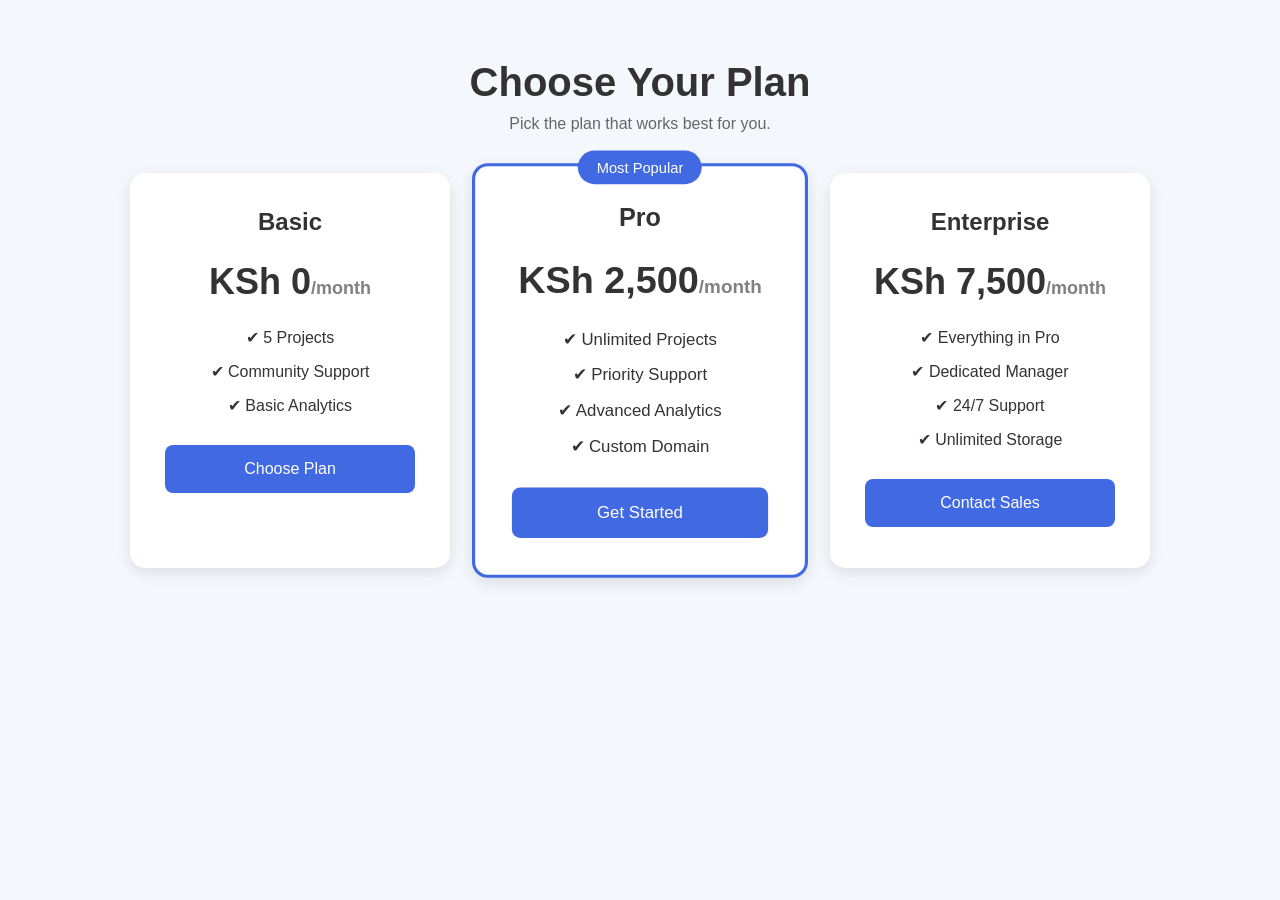
<file: Day-4-Interactive Pricing card/index.html>
<!DOCTYPE html>
<html lang="en">
<head>
    <meta charset="UTF-8">
    <meta name="viewport" content="width=device-width, initial-scale=1.0">
    <title>Pricing Cards</title>

    <link rel="stylesheet" href="style.css">
</head>
<body>

    <section class="pricing">

        <h1>Choose Your Plan</h1>
        <p class="subtitle">
            Pick the plan that works best for you.
        </p>

        <div class="pricing-container">

            <!-- Basic Plan -->
            <div class="card">

                <h2>Basic</h2>

                <h3>KSh 0<span>/month</span></h3>

                <ul>
                    <li>✔ 5 Projects</li>
                    <li>✔ Community Support</li>
                    <li>✔ Basic Analytics</li>
                </ul>

                <button>Choose Plan</button>

            </div>

            <!-- Pro Plan -->
            <div class="card featured">

                <div class="badge">
                    Most Popular
                </div>

                <h2>Pro</h2>

                <h3>KSh 2,500<span>/month</span></h3>

                <ul>
                    <li>✔ Unlimited Projects</li>
                    <li>✔ Priority Support</li>
                    <li>✔ Advanced Analytics</li>
                    <li>✔ Custom Domain</li>
                </ul>

                <button>Get Started</button>

            </div>

            <!-- Enterprise Plan -->
            <div class="card">

                <h2>Enterprise</h2>

                <h3>KSh 7,500<span>/month</span></h3>

                <ul>
                    <li>✔ Everything in Pro</li>
                    <li>✔ Dedicated Manager</li>
                    <li>✔ 24/7 Support</li>
                    <li>✔ Unlimited Storage</li>
                </ul>

                <button>Contact Sales</button>

            </div>

        </div>

    </section>

</body>
</html>
</file>
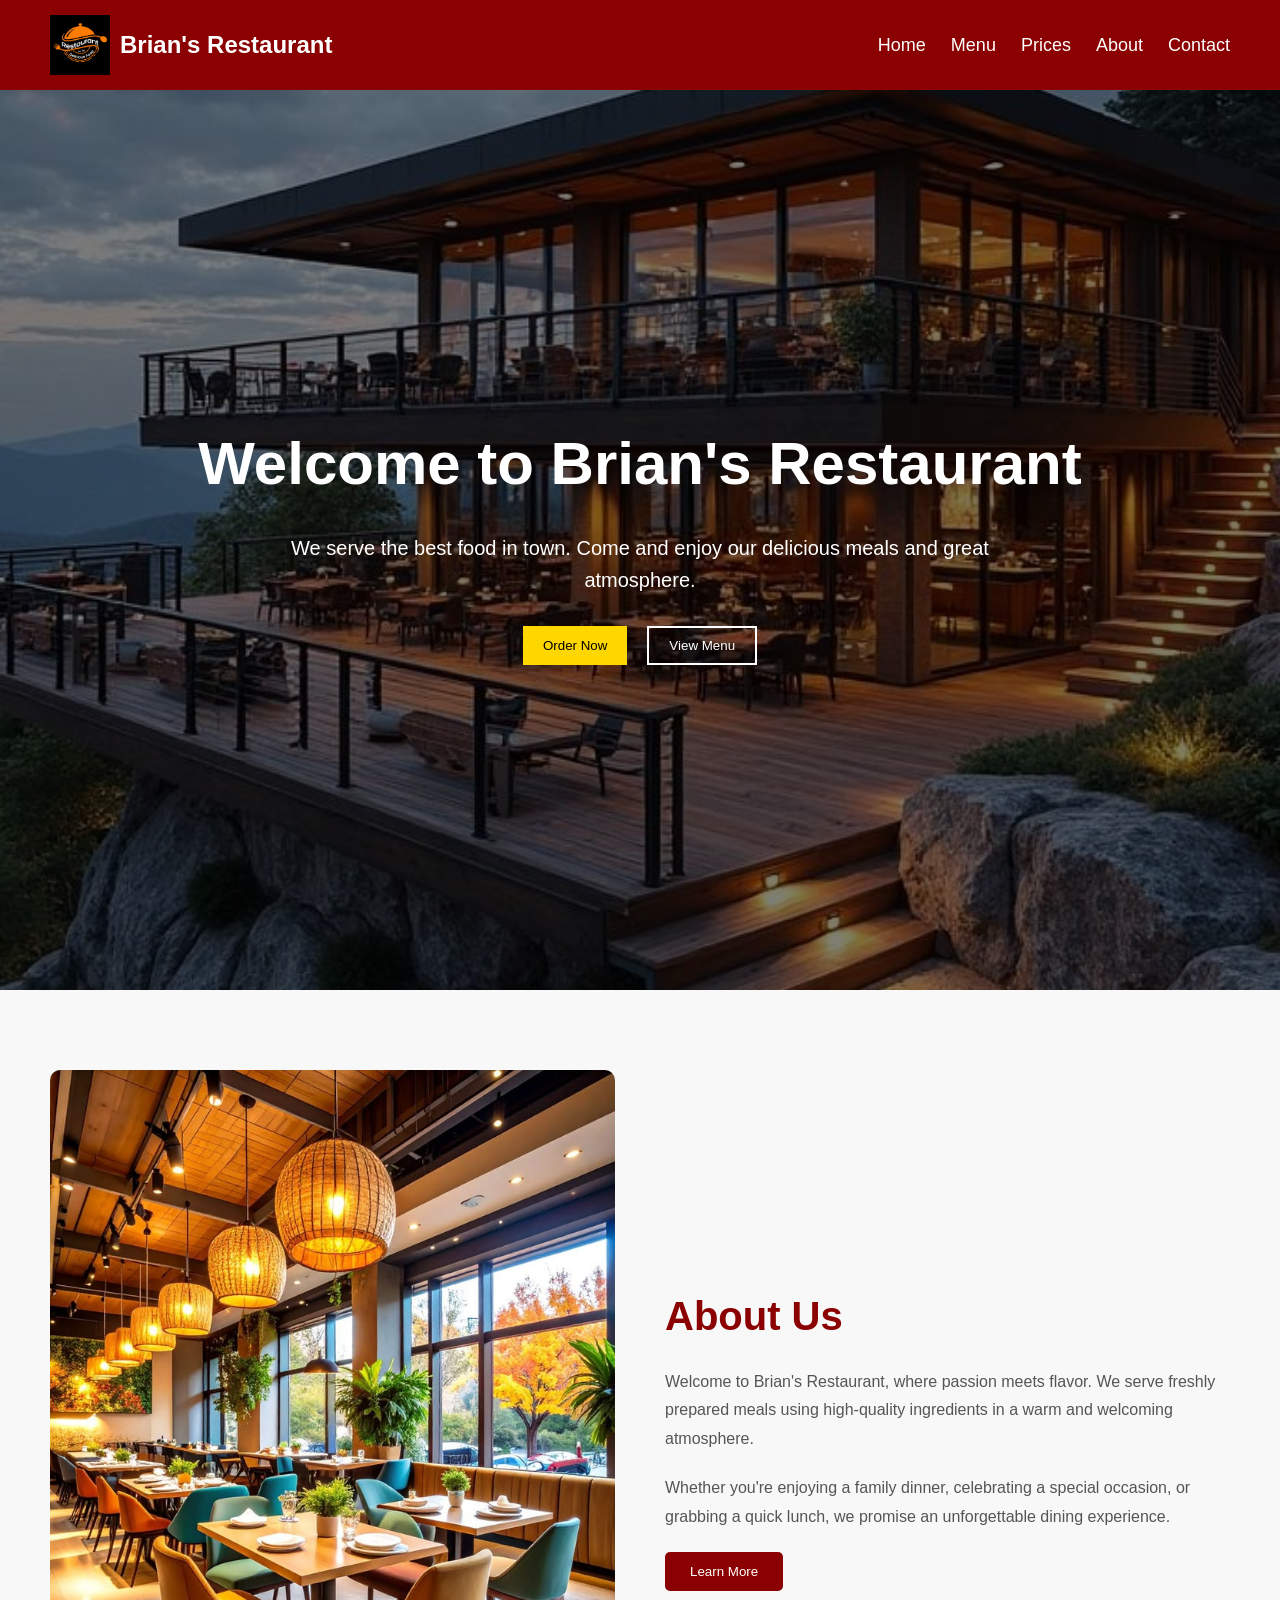
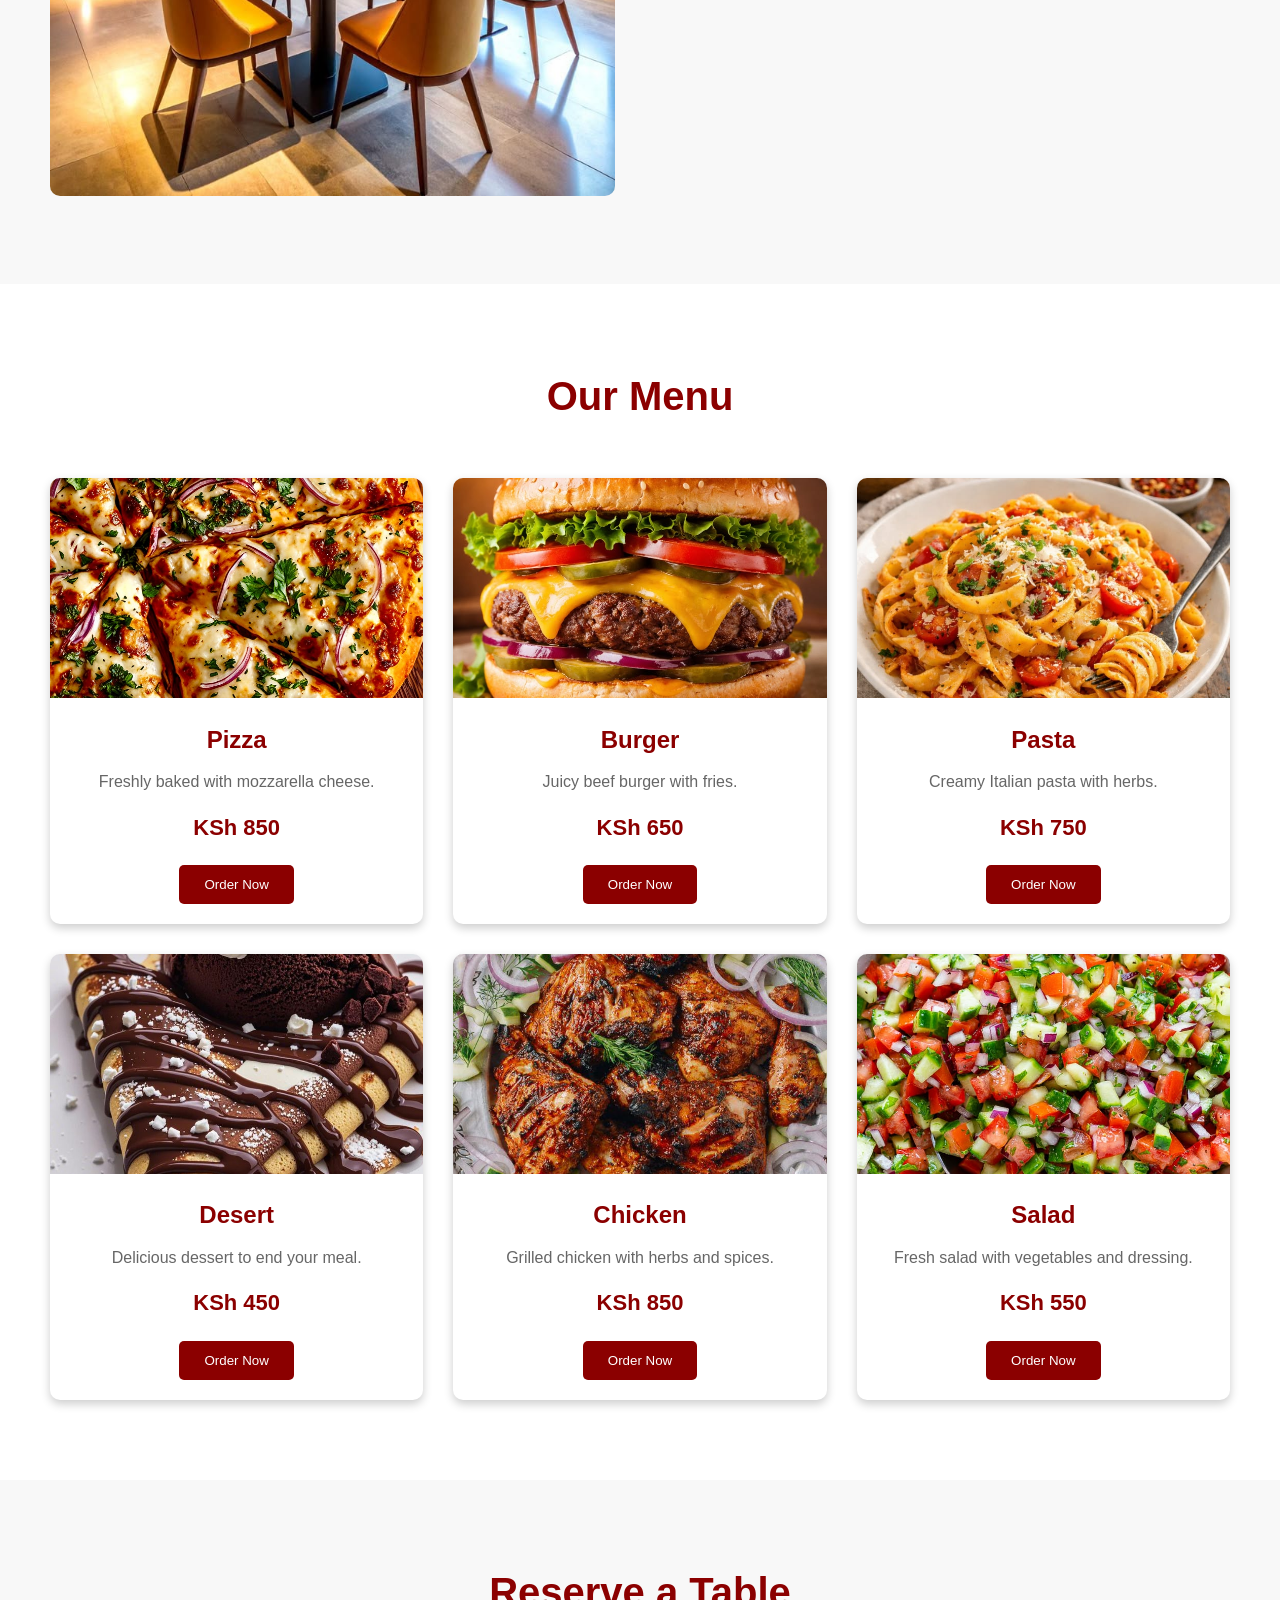
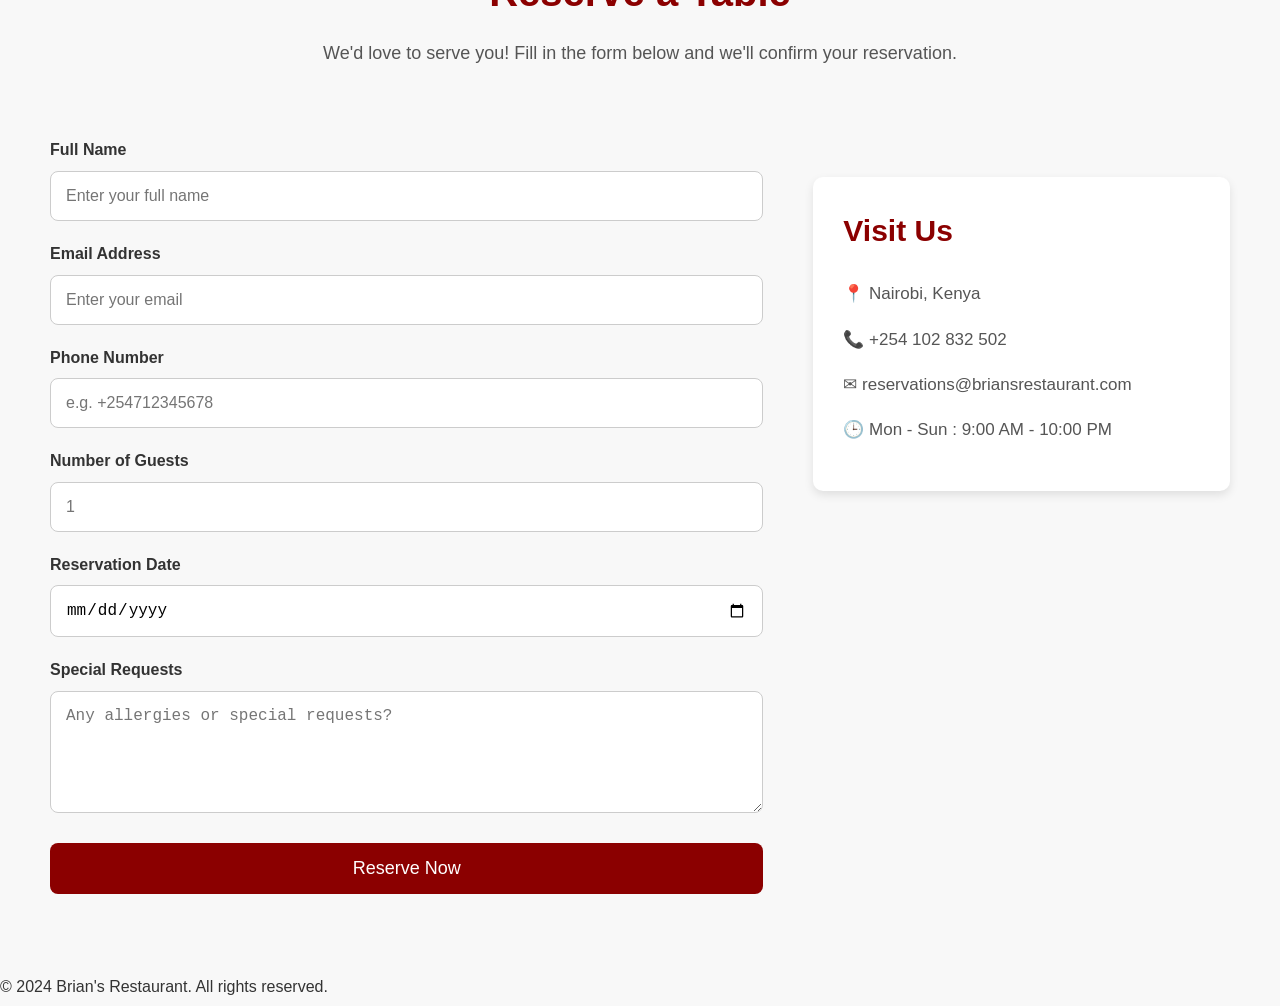
<file: Day-6-Restaurant website/index.html>
<!DOCTYPE html>
<html lang="en">
<head>
    <meta charset="UTF-8">
    <meta name="viewport" content="width=device-width, initial-scale=1.0">
    <title>Brian's Restaurant</title>

    <link rel="stylesheet" href="style.css">
</head>
<body>
    <header>
        <nav>

     <a href="#home" class="logo">
       <img src="images/logo.jpeg" alt="Brian's Restaurant Logo">
       <span>Brian's Restaurant</span>
     </a>

        <ul>

            <li><a href="#home">Home</a></li>

            <li><a href="#menu">Menu</a></li>

            <li><a href="#prices">Prices</a></li>
            <li><a href="#about">About</a></li>
            <li><a href="#contact">Contact</a></li>

        </ul>

       </nav>
    </header>
    <section id="home" class="hero">

    <h1>Welcome to Brian's Restaurant</h1>

    <p>
        We serve the best food in town. Come and enjoy our delicious meals and great atmosphere.
    </p>
 <div class="buttons">
    <button>Order Now</button>
    <button>View Menu</button>
 </div>

</section>
<section id="about" class="about">

    <div class="about-image">
        <img src="images/hero.jpeg" alt="Restaurant Interior">
    </div>

    <div class="about-content">
        <h2>About Us</h2>

        <p>
            Welcome to Brian's Restaurant, where passion meets flavor. We serve
            freshly prepared meals using high-quality ingredients in a warm and
            welcoming atmosphere.
        </p>

        <p>
            Whether you're enjoying a family dinner, celebrating a special
            occasion, or grabbing a quick lunch, we promise an unforgettable
            dining experience.
        </p>

        <button>Learn More</button>
    </div>

</section>
<section id="menu" class="menu">
    <h2>Our Menu</h2>

    <div class="menu-container">

        <div class="menu-card">
            <img src="images/pizza.jpeg" alt="Pizza">
            <h3>Pizza</h3>
            <p>Freshly baked with mozzarella cheese.</p>
            <span>KSh 850</span>
            <button>Order Now</button>
        </div>

        <div class="menu-card">
            <img src="images/Hamburger.jpeg" alt="Burger">
            <h3>Burger</h3>
            <p>Juicy beef burger with fries.</p>
            <span>KSh 650</span>
            <button>Order Now</button>
        </div>

        <div class="menu-card">
            <img src="images/pasta.jpeg" alt="Pasta">
            <h3>Pasta</h3>
            <p>Creamy Italian pasta with herbs.</p>
            <span>KSh 750</span>
            <button>Order Now</button>
        </div>
        <div class="menu-card">
            <img src="images/desrt.jpeg" alt="Desert">
            <h3>Desert</h3>
            <p>Delicious dessert to end your meal.</p>
            <span>KSh 450</span>
            <button>Order Now</button>
        </div>
        <div class="menu-card">
            <img src="images/chicken.jpeg" alt="Chicken">
            <h3>Chicken</h3>
            <p>Grilled chicken with herbs and spices.</p>
            <span>KSh 850</span>
            <button>Order Now</button>
        </div>
        <div class="menu-card">
            <img src="images/Salad.jpeg" alt="Salad">
            <h3>Salad</h3>
            <p>Fresh salad with vegetables and dressing.</p>
            <span>KSh 550</span>
            <button>Order Now</button>
        </div>

        <!-- Continue with three more cards -->

    </div>
</section>
<section id="contact" class="contact">

    <h2>Reserve a Table</h2>

    <p class="contact-intro">
        We'd love to serve you! Fill in the form below and we'll confirm your reservation.
    </p>

    <div class="contact-container">
     <form id="reservationForm">

        <label for="name">Full Name</label>
        <input type="text" id="name" placeholder="Enter your full name">

        <label for="email">Email Address</label>
        <input type="email" id="email" placeholder="Enter your email">

        <label for="phone">Phone Number</label>
        <input type="tel" id="phone" placeholder="e.g. +254712345678">

        <label for="guests">Number of Guests</label>
        <input type="number" id="guests" min="1" placeholder="1">

        <label for="date">Reservation Date</label>
        <input type="date" id="date">

        <label for="message">Special Requests</label>
        <textarea
            id="message"
            rows="5"
            placeholder="Any allergies or special requests?"></textarea>

        <button type="submit">Reserve Now</button>

     </form>
    <div class="contact-details">

        <h3>Visit Us</h3>

        <p>📍 Nairobi, Kenya</p>

        <p>📞 +254 102 832 502</p>

        <p>✉ reservations@briansrestaurant.com</p>

        <p>🕒 Mon - Sun : 9:00 AM - 10:00 PM</p>

    </div>
   </div> 

</section>
<button id="topBtn">⬆</button>
<footer>
    <p>&copy; 2024 Brian's Restaurant. All rights reserved.</p>
</footer>
<script src="script.js"></script>
</body>

</html>
</file>
<file: Day-4-Interactive Pricing card/style.css>
/* Remove default browser spacing */
*{
    margin:0;
    padding:0;
    box-sizing:border-box;
}

/* Page styling */
body{
    font-family:Arial, Helvetica, sans-serif;
    background:#f4f7fc;
    color:#333;
}

/* Pricing section */
.pricing{
    width:90%;
    max-width:1200px;
    margin:60px auto;
    text-align:center;
}

.pricing h1{
    font-size:40px;
    margin-bottom:10px;
}

.subtitle{
    color:#666;
    margin-bottom:40px;
}

/* Flexbox container */
.pricing-container{
    display:flex;
    justify-content:center;
    gap:30px;
    flex-wrap:wrap;
}

/* Card styling */
.card{
    background:white;
    width:320px;
    padding:35px;
    border-radius:15px;
    box-shadow:0 5px 15px rgba(0,0,0,.1);
    position:relative;
    transition:.3s;
}

/* Hover effect */
.card:hover{
    transform:translateY(-10px);
}

/* Featured card */
.featured{
    transform:scale(1.05);
    border:3px solid royalblue;
}

/* Badge */
.badge{
    position:absolute;
    top:-15px;
    left:50%;
    transform:translateX(-50%);
    background:royalblue;
    color:white;
    padding:8px 18px;
    border-radius:20px;
    font-size:14px;
}

/* Price */
.card h3{
    font-size:36px;
    margin:25px 0;
}

.card span{
    font-size:18px;
    color:gray;
}

/* Feature list */
.card ul{
    list-style:none;
    margin-bottom:30px;
}

.card li{
    margin:15px 0;
}

/* Buttons */
button{
    width:100%;
    padding:15px;
    border:none;
    border-radius:8px;
    background:royalblue;
    color:white;
    cursor:pointer;
    font-size:16px;
    transition:.3s;
}

button:hover{
    background:#003ecb;
}

/* Mobile */
@media(max-width:768px){

    .pricing-container{
        flex-direction:column;
        align-items:center;
    }

    .card{
        width:90%;
    }

    .featured{
        transform:scale(1);
    }

}
</file>
<file: Day-6-Restaurant website/style.css>
*{
    margin: 0;
    padding: 0;
    box-sizing: border-box;
}
body{
    font-family: Arial, Helvetica, sans-serif;
    line-height: 1.6;
    background-color: #f8f8f8;
    color: #333;
}
nav{
    display: flex;
    justify-content: space-between;
    align-items: center;
    background-color: #8B0000;
    padding: 15px 50px;
}
.logo{
    display: flex;
    align-items: center;
    text-decoration: none;
    color: white;
    font-size: 24px;
    font-weight: bold;
    gap: 10px;
}

.logo img{
    width: 60px;
    height: auto;
}
nav ul{
    list-style: none;
    display: flex;
}
nav ul li{
    margin-left: 25px;
}
nav ul li a{
    text-decoration: none;
    color: white;
    font-size: 18px;
    transition: 0.3s;
}
nav ul li a:hover{
    color: #ffd700;
}
.hero{
    height: 100vh;
    background: linear-gradient(rgba(0,0,0,0.5), rgba(0,0,0,0.5)),
                url("images/exterior.jpeg");
    background-size: cover;
    background-position: center;
}
.hero{
    display: flex;
    flex-direction: column;
    justify-content: center;
    align-items: center;
    text-align: center;
    color: white;
}
.hero h1{
    font-size: 60px;
    margin-bottom: 20px;
}
.hero p{
    font-size: 20px;
    width: 60%;
    margin-bottom: 30px;
}
.buttons{
    display: flex;
    gap: 20px;
}
.buttons button{
    padding: 10px 20px;
    background-color: #8B0000;
    color: white;
    border: none;
    cursor: pointer;
    transition: 0.3s;
}
.buttons button:hover{
    background-color: #ffd700;
    color: #333;
}
.buttons button:first-child{
    background-color: gold;
    color: black;
}
.buttons button:last-child{
    background-color: transparent;
    color: white;
    border: 2px solid white;
}
.buttons button:hover{
    transform: scale(1.05);
}
#topBtn{
    position: fixed;
    bottom: 20px;
    right: 20px;
    padding: 15px;
    border: none;
    border-radius: 50%;
    background-color: #8B0000;
    color: white;
    cursor: pointer;
    font-size: 20px;
    display: none;
    transition: 0.3s;
}
.menu{
    padding: 80px 50px;
    text-align: center;
    background-color: #ffffff;
}
.menu h2{
    font-size: 40px;
    color: #8B0000;
    margin-bottom: 50px;
}
.menu-container{
    display: grid;
    grid-template-columns: repeat(3,1fr);
    gap: 30px;
}
.menu-card{
    background-color: white;
    border-radius: 10px;
    overflow: hidden;
    box-shadow: 0 4px 10px rgba(0,0,0,0.2);
    transition: 0.3s;
}
.menu-card:hover{
    transform: translateY(-10px);
}
.menu-card img{
    width:100%;
    height:220px;
    object-fit:cover;
}
.menu-card h3{
    font-size: 24px;
    color: #8B0000;
    margin: 15px 0 10px;
}
.menu-card p{
    color: #666;
    padding: 0 15px;
    margin-bottom: 15px;
}
.menu-card span{
    display: block;
    font-size: 22px;
    color: #8B0000;
    font-weight: bold;
    margin-bottom: 20px;
}
.menu-card button{
    background-color: #8B0000;
    color: white;
    border: none;
    padding: 12px 25px;
    border-radius: 5px;
    cursor: pointer;
    margin-bottom: 20px;
    transition: 0.3s;
}
.menu-card button:hover{
    background-color: #ffd700;
    color: black;
}
.about{
    display: flex;
    align-items: center;
    justify-content: space-between;
    padding: 80px 50px;
    gap: 50px;
    background-color: #f8f8f8;
}
.about-image{
    flex: 1;
}

.about-image img{
    width: 100%;
    border-radius: 10px;
}
.about-content{
    flex: 1;
}
.about-content h2{
    font-size: 40px;
    color: #8B0000;
    margin-bottom: 20px;
}
.about-content p{
    margin-bottom: 20px;
    color: #555;
    line-height: 1.8;
}
.about-content button{
    background-color: #8B0000;
    color: white;
    border: none;
    padding: 12px 25px;
    border-radius: 5px;
    cursor: pointer;
    transition: 0.3s;
}
.about-content button:hover{
    background-color: #ffd700;
    color: black;
}
.contact{
    padding: 80px 50px;
    background-color: #f8f8f8;
    text-align: center;
}
.contact h2{
    font-size: 40px;
    color: #8B0000;
    margin-bottom: 15px;
}
.contact-intro{
    color: #555;
    margin-bottom: 40px;
    font-size: 18px;
}
#reservationForm{
    flex: 2;
    display: flex;
    flex-direction: column;
    text-align: left;
}
#reservationForm label{
    margin-top: 20px;
    margin-bottom: 8px;
    font-weight: bold;
    color: #333;
}
#reservationForm input,
#reservationForm textarea{
    padding: 15px;
    border: 1px solid #ccc;
    border-radius: 8px;
    font-size: 16px;
    outline: none;
    transition: 0.3s;
}
#reservationForm input:focus,
#reservationForm textarea:focus{
    border-color: #8B0000;
    box-shadow: 0 0 8px rgba(139,0,0,0.3);
}
#reservationForm button{
    margin-top: 30px;
    padding: 15px;
    background-color: #8B0000;
    color: white;
    border: none;
    border-radius: 8px;
    font-size: 18px;
    cursor: pointer;
    transition: 0.3s;
}
#reservationForm button:hover{
    background-color: #ffd700;
    color: black;
}
.contact-details{
    margin-top: 60px;
}
.contact-details h3{
    font-size:30px;
    color: #8B0000;
    margin-bottom: 25px;
}
.contact-details p{
    margin: 18px 0;
    color: #555;
    font-size: 17px;
    line-height:1.6;
}
.contact-container{
    display: flex;
    justify-content: space-between;
    align-items: flex-start;
    gap: 50px;
    margin-top: 50px;
}
.contact-details{
    flex: 1;
    background-color: white;
    padding: 30px;
    border-radius: 10px;
    box-shadow: 0 4px 10px rgba(0,0,0,0.1);
    text-align: left;
}
@media (max-width: 768px){
    nav{
    flex-direction: column;
    padding: 20px;
}

nav ul{
    flex-direction: column;
    margin-top: 20px;
    gap: 15px;
}
.hero{
    padding: 100px 20px;
}
.hero h1{
    font-size: 40px;
}
.buttons{
    flex-direction: column;
    gap: 20px;
}
.about{
    flex-direction: column;
    text-align: center;
}
.menu-container{
    grid-template-columns: 1fr;
}
.contact-container{
    flex-direction: column;
}
#reservationForm,
.contact-details{
    width: 100%;
}
.about,
.menu,
.contact{
    padding: 60px 20px;
}
img{
    max-width: 100%;
    height: auto;
}

}
</file>
